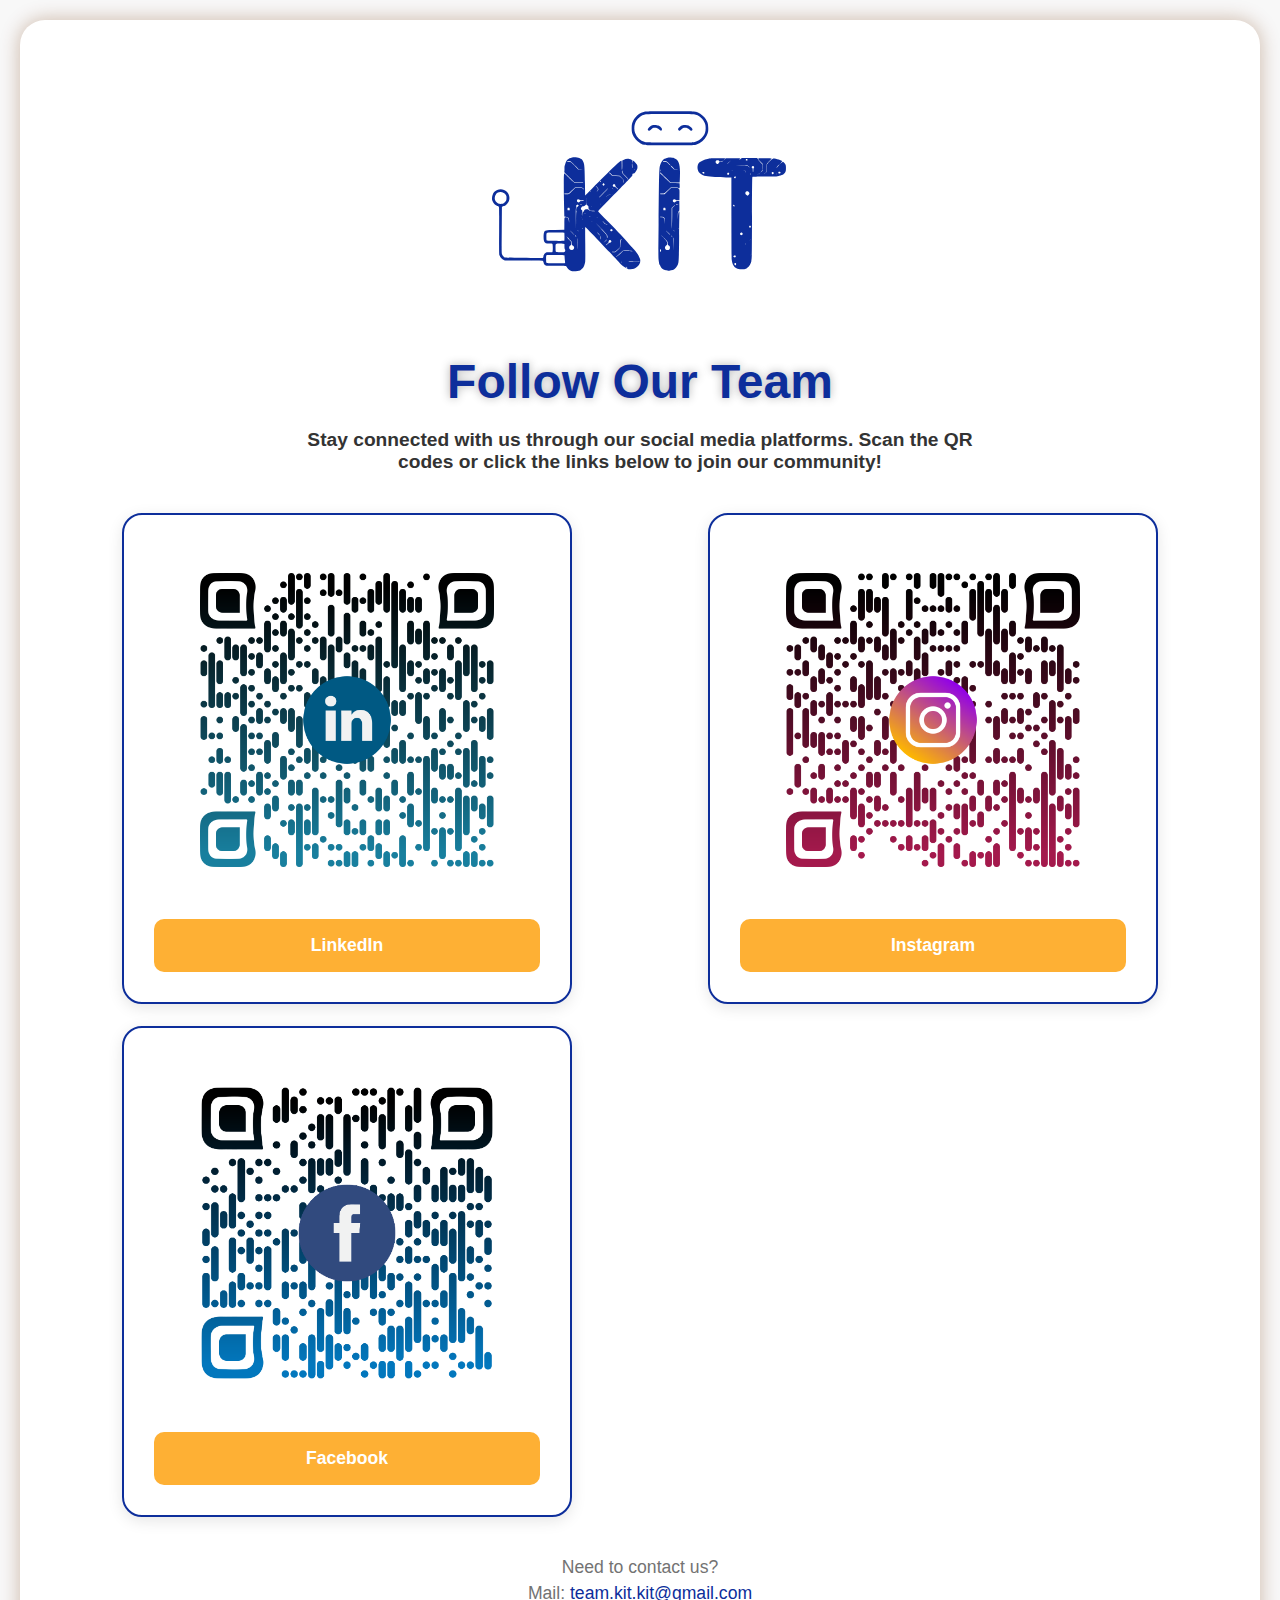
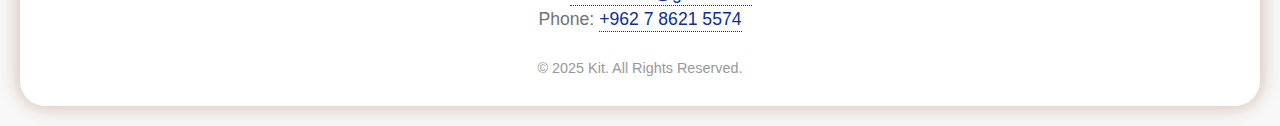
<file: index.html>
<!DOCTYPE html>
<html lang="en">
  <meta charset="UTF-8" />
  <title>Kit Team</title>
  <link rel="shortcut icon" href="/images/Kit-logo.svg" type="image/x-icon" />
  <link rel="stylesheet" href="style.css" />
  <head>
    <title>Kit Team</title>
  </head>
  <body>
    <div class="container">
      <div class="logo-container">
        <img src="./images/Kit-logo.svg" alt="Team Logo" class="logo" />
      </div>

      <h1>Follow Our Team</h1>
      <h3 class="description">
        Stay connected with us through our social media platforms. Scan the QR
        codes or click the links below to join our community!
      </h3>

      <div class="social-grid">
        <div class="social-item">
          <img
            src="./images/linkedin-qr.png"
            alt="LinkedIn QR Code"
            class="qr-code"
          />
          <a
            href="https://www.linkedin.com/company/key_it_jo"
            class="social-button"
            _target="blank"
            >LinkedIn</a
          >
        </div>

        <div class="social-item">
          <img
            src="./images/instagram-qr.png"
            alt="Instagram QR Code"
            class="qr-code"
          />
          <a
            href="https://www.instagram.com/key.it.jo/"
            class="social-button"
            _target="blank"
            >Instagram</a
          >
        </div>

        <div class="social-item">
          <img
            src="./images/facebook-qr.png"
            alt="Facebook QR Code"
            class="qr-code"
          />
          <a
            href="https://www.facebook.com/Key.IT.jo"
            class="social-button"
            _target="blank"
            >Facebook</a
          >
        </div>
      </div>

      <div class="contact-email">
        Need to contact us?
        <p class="email">
          Mail:
          <a href="mailto:team.kit.kit@gmail.com">team.kit.kit@gmail.com</a>
        </p>
        <p class="phone">
          Phone:
          <a href="tel:+962786215574">+962 7 8621 5574</a>
        </p>
      </div>

      <div class="footer">© 2025 Kit. All Rights Reserved.</div>
    </div>
  </body>
</html>
</file>
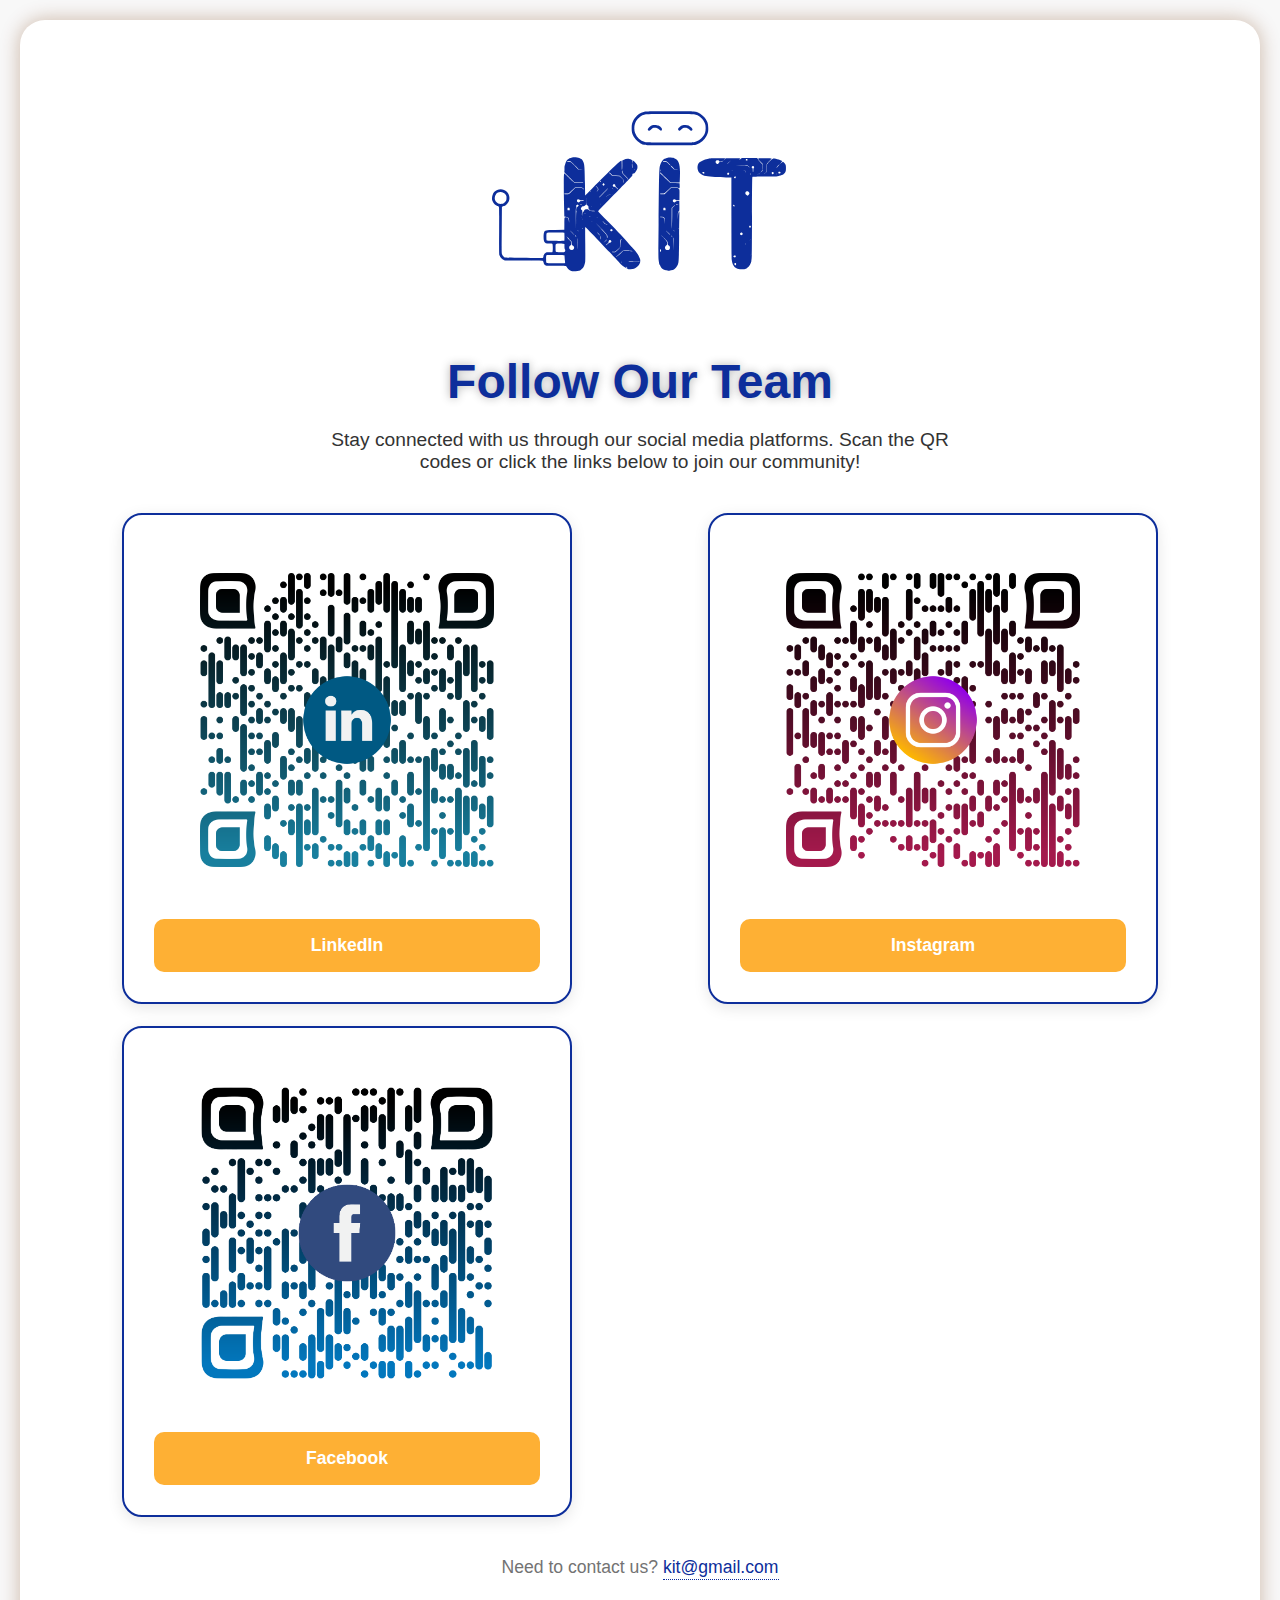
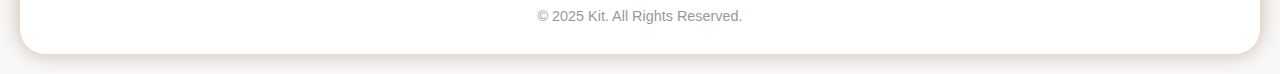
<file: links.html>
<!DOCTYPE html>
<html lang="en">
  <meta charset="UTF-8" />
  <title>Kit Team</title>
  <link rel="shortcut icon" href="/images/Kit-logo.svg" type="image/x-icon" />
  <link rel="stylesheet" href="style.css" />
  <head>
    <title>Kit Team</title>
  </head>
  <body>
    <div class="container">
      <div class="logo-container">
        <img src="./images/Kit-logo.svg" alt="Team Logo" class="logo" />
      </div>

      <h1>Follow Our Team</h1>
      <p class="description">
        Stay connected with us through our social media platforms. Scan the QR
        codes or click the links below to join our community!
      </p>

      <div class="social-grid">
        <div class="social-item">
          <img
            src="./images/linkedin-qr.png"
            alt="LinkedIn QR Code"
            class="qr-code"
          />
          <a href="#" class="social-button">LinkedIn</a>
        </div>

        <div class="social-item">
          <img
            src="./images/instagram-qr.png"
            alt="Instagram QR Code"
            class="qr-code"
          />
          <a href="#" class="social-button">Instagram</a>
        </div>

        <div class="social-item">
          <img
            src="./images/facebook-qr.png"
            alt="Facebook QR Code"
            class="qr-code"
          />
          <a href="#" class="social-button">Facebook</a>
        </div>
      </div>

      <div class="contact-email">
        Need to contact us?
        <a href="mailto:KIT@gmail.com">kit@gmail.com</a>
      </div>

      <div class="footer">© 2025 Kit. All Rights Reserved.</div>
    </div>
  </body>
</html>
</file>
<file: style.css>
* {
  box-sizing: border-box;
  margin: 0;
  padding: 0;
}

body {
  margin: 0;
  padding: 20px;
  min-height: 100vh;
  display: flex;
  justify-content: center;
  align-items: center;
  background-color: #f5f5f5ac;
  font-family: Arial, sans-serif;
  color: #333;
}

.container {
  text-align: center;
  width: 100%;
  max-width: 1350px;
  padding: 30px;
  background: #fff;
  border-radius: 25px;
  box-shadow: 0 0 20px rgba(113, 52, 6, 0.334);
}

.logo {
  width: 300px;
  height: 300px;
  object-fit: contain;
}

h1 {
  font-size: clamp(1.8em, 4vw, 3em);
  margin-bottom: 20px;
  text-shadow: 0 0 10px rgba(0, 0, 0, 0.3);
  color: #0d2e9b;
  padding: 0 15px;
}

.description {
  font-size: clamp(0.9em, 2.5vw, 1.2em);
  margin-bottom: 40px;
  color: #333;
  max-width: 700px;
  margin-left: auto;
  margin-right: auto;
  padding: 0 15px;
}

.social-grid {
  display: grid;
  grid-template-columns: repeat(auto-fit, minmax(min(100%, 400px), 1fr));
  gap: 22px;
  margin-bottom: 40px;
  padding: 0 15px;
}

.social-item {
  padding: clamp(15px, 2.5vw, 30px);
  background: #fff;
  border: 2px solid #0d2e9b;
  border-radius: 20px;
  transition: transform 0.3s ease, box-shadow 0.3s ease;
  margin: 0 auto;
  width: 100%;
  max-width: 450px;
  box-shadow: 0 4px 15px rgba(0, 0, 0, 0.1);
  color: #333;
}

.social-item:hover {
  transform: translateY(-8px);
  box-shadow: 0 8px 25px rgba(146, 84, 9, 0.501);
}

.qr-code {
  width: 100%;
  max-width: 350px;
  height: auto;
  aspect-ratio: 1/1;
  margin: 0 auto 20px;
  background: #fff;
  padding: 12px;
  border-radius: 12px;
}

.social-button {
  display: block;
  padding: clamp(10px, 1.8vw, 16px);
  background: #feb034;
  color: white;
  text-decoration: none;
  border-radius: 10px;
  font-weight: bold;
  font-size: clamp(0.9em, 1.8vw, 1.1em);
  transition: background-color 0.3s ease;
}

.social-button:hover {
  background: #f18e27;
}

.contact-email {
  margin-top: 30px;
  color: #737373;
  font-size: clamp(0.9em, 1.8vw, 1.1em);
  padding: 0 15px;
  margin: 1rem;
}

.contact-email a {
  color: #0d2e9b;
  text-decoration: none;
  border-bottom: 1px dotted #0d2e9b;
  padding-bottom: 2px;
}

.email {
  margin: 5px 0;
}

.footer {
  margin-top: 30px;
  color: #999;
  font-size: clamp(0.7em, 1.3vw, 0.9em);
  padding: 0 15px;
}

@media (max-width: 768px) {
  .container {
    padding: 25px 12px;
  }

  .logo {
    width: 120px;
    height: 120px;
  }

  .social-grid {
    gap: 25px;
  }
}

@media (max-width: 480px) {
  body {
    padding: 8px;
  }

  .container {
    padding: 15px 8px;
    border-radius: 15px;
  }

  .logo {
    width: 100px;
    height: 100px;
  }

  .social-item {
    padding: 12px;
  }
}
</file>
